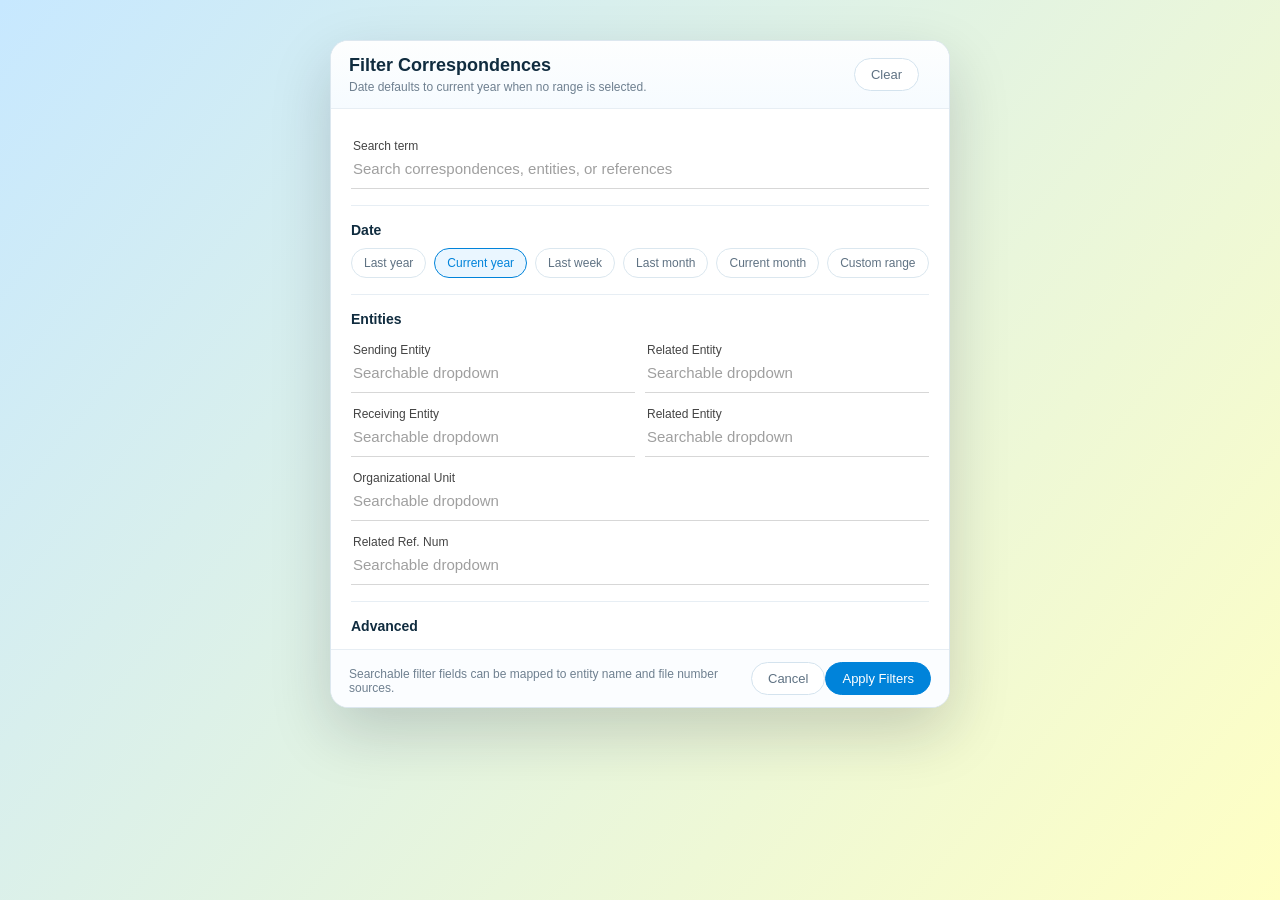
<file: developer-handoff/filter-popup/index.html>
<!DOCTYPE html>
<html lang="en">
  <head>
    <meta charset="UTF-8" />
    <meta name="viewport" content="width=device-width, initial-scale=1.0" />
    <title>Onfinity Filter Popup</title>
    <link rel="stylesheet" href="./styles.css" />
  </head>
  <body>
    <main class="popup-demo">
      <section class="filter-popup" aria-label="Filter Correspondences">
        <header class="filter-popup-header">
          <div>
            <h1>Filter Correspondences</h1>
            <p>Date defaults to current year when no range is selected.</p>
          </div>
          <div class="popup-header-actions">
            <button class="secondary-pill" type="button" data-clear-all>Clear</button>
            <button class="icon-button subtle-button" type="button" aria-label="Close popup">
              <svg viewBox="0 0 16 16" aria-hidden="true">
                <path d="M4 4L12 12M12 4L4 12"></path>
              </svg>
            </button>
          </div>
        </header>

        <div class="filter-popup-body">
          <section class="filter-section search-section">
            <label class="filter-field">
              <span class="field-label">Search term</span>
              <input type="text" placeholder="Search correspondences, entities, or references" />
            </label>
          </section>

          <section class="filter-section">
            <h2>Date</h2>
            <div class="chip-row">
              <button class="filter-chip" type="button" data-chip-group="date">Last year</button>
              <button class="filter-chip is-selected" type="button" data-chip-group="date">Current year</button>
              <button class="filter-chip" type="button" data-chip-group="date">Last week</button>
              <button class="filter-chip" type="button" data-chip-group="date">Last month</button>
              <button class="filter-chip" type="button" data-chip-group="date">Current month</button>
              <button class="filter-chip" type="button" data-chip-group="date" data-toggle-custom-range>Custom range</button>
            </div>

            <div class="filter-grid is-hidden" data-custom-range>
              <label class="filter-field">
                <span class="field-label">Date from</span>
                <input type="date" />
              </label>
              <label class="filter-field">
                <span class="field-label">Date to</span>
                <input type="date" />
              </label>
            </div>
          </section>

          <section class="filter-section">
            <h2>Entities</h2>
            <div class="filter-grid">
              <label class="filter-field">
                <span class="field-label">Sending Entity</span>
                <input type="text" placeholder="Searchable dropdown" />
              </label>
              <label class="filter-field">
                <span class="field-label">Related Entity</span>
                <input type="text" placeholder="Searchable dropdown" />
              </label>
              <label class="filter-field">
                <span class="field-label">Receiving Entity</span>
                <input type="text" placeholder="Searchable dropdown" />
              </label>
              <label class="filter-field">
                <span class="field-label">Related Entity</span>
                <input type="text" placeholder="Searchable dropdown" />
              </label>
              <label class="filter-field span-2">
                <span class="field-label">Organizational Unit</span>
                <input type="text" placeholder="Searchable dropdown" />
              </label>
              <label class="filter-field span-2">
                <span class="field-label">Related Ref. Num</span>
                <input type="text" placeholder="Searchable dropdown" />
              </label>
            </div>
          </section>

          <section class="filter-section">
            <h2>Advanced</h2>
            <div class="filter-grid">
              <label class="filter-field select-field">
                <span class="field-label">Correspondence Type</span>
                <select>
                  <option value="">Select</option>
                  <option>General</option>
                  <option>Commercial</option>
                  <option>Support</option>
                  <option>Compliance</option>
                </select>
                <svg class="field-arrow" viewBox="0 0 16 16" aria-hidden="true">
                  <path d="M3.5 5.75L8 10.25L12.5 5.75"></path>
                </svg>
              </label>
              <label class="filter-field select-field">
                <span class="field-label">Security Level</span>
                <select>
                  <option value="">Select</option>
                  <option>Public</option>
                  <option>Internal</option>
                  <option>Confidential</option>
                  <option>Restricted</option>
                </select>
                <svg class="field-arrow" viewBox="0 0 16 16" aria-hidden="true">
                  <path d="M3.5 5.75L8 10.25L12.5 5.75"></path>
                </svg>
              </label>
              <label class="filter-field select-field">
                <span class="field-label">Urgency Level</span>
                <select>
                  <option value="">Select</option>
                  <option>Low</option>
                  <option>Normal</option>
                  <option>High</option>
                  <option>Critical</option>
                </select>
                <svg class="field-arrow" viewBox="0 0 16 16" aria-hidden="true">
                  <path d="M3.5 5.75L8 10.25L12.5 5.75"></path>
                </svg>
              </label>
              <label class="filter-field select-field">
                <span class="field-label">Tasks</span>
                <select>
                  <option value="">Select</option>
                  <option>Reply pending</option>
                  <option>Approval pending</option>
                  <option>Review pending</option>
                  <option>Escalated</option>
                </select>
                <svg class="field-arrow" viewBox="0 0 16 16" aria-hidden="true">
                  <path d="M3.5 5.75L8 10.25L12.5 5.75"></path>
                </svg>
              </label>
              <label class="filter-field select-field span-2">
                <span class="field-label">Created By</span>
                <select>
                  <option value="">Select</option>
                  <option>Mack Rod</option>
                  <option>Kevin Smith</option>
                  <option>Maya Chen</option>
                  <option>Jacob M.</option>
                </select>
                <svg class="field-arrow" viewBox="0 0 16 16" aria-hidden="true">
                  <path d="M3.5 5.75L8 10.25L12.5 5.75"></path>
                </svg>
              </label>
            </div>
          </section>

          <section class="filter-section">
            <h2>Action Taken</h2>
            <div class="chip-row">
              <button class="filter-chip" type="button">Approval</button>
              <button class="filter-chip" type="button">Creation</button>
              <button class="filter-chip is-selected" type="button">Review</button>
              <button class="filter-chip" type="button">Sending</button>
              <button class="filter-chip" type="button">Sending to Postal Office</button>
              <button class="filter-chip" type="button">Sending via G2G</button>
            </div>

            <div class="filter-grid single-row">
              <label class="filter-field">
                <span class="field-label">Taken By</span>
                <input type="text" placeholder="username + user ID + position" />
              </label>
            </div>
          </section>

          <section class="filter-section">
            <h2>Read Status</h2>
            <div class="chip-row">
              <button class="filter-chip" type="button">Read</button>
              <button class="filter-chip is-selected" type="button">Unread</button>
            </div>
          </section>

          <section class="filter-section no-border">
            <h2>Document Type</h2>
            <div class="chip-row">
              <button class="filter-chip is-selected" type="button">Correspondence</button>
              <button class="filter-chip" type="button">Proposal</button>
              <button class="filter-chip" type="button">Support Note</button>
              <button class="filter-chip" type="button">Internal Memo</button>
            </div>
          </section>
        </div>

        <footer class="filter-popup-footer">
          <p>Searchable filter fields can be mapped to entity name and file number sources.</p>
          <div class="footer-actions">
            <button class="secondary-pill" type="button">Cancel</button>
            <button class="primary-pill" type="button">Apply Filters</button>
          </div>
        </footer>
      </section>
    </main>

    <script src="./script.js"></script>
  </body>
</html>
</file>
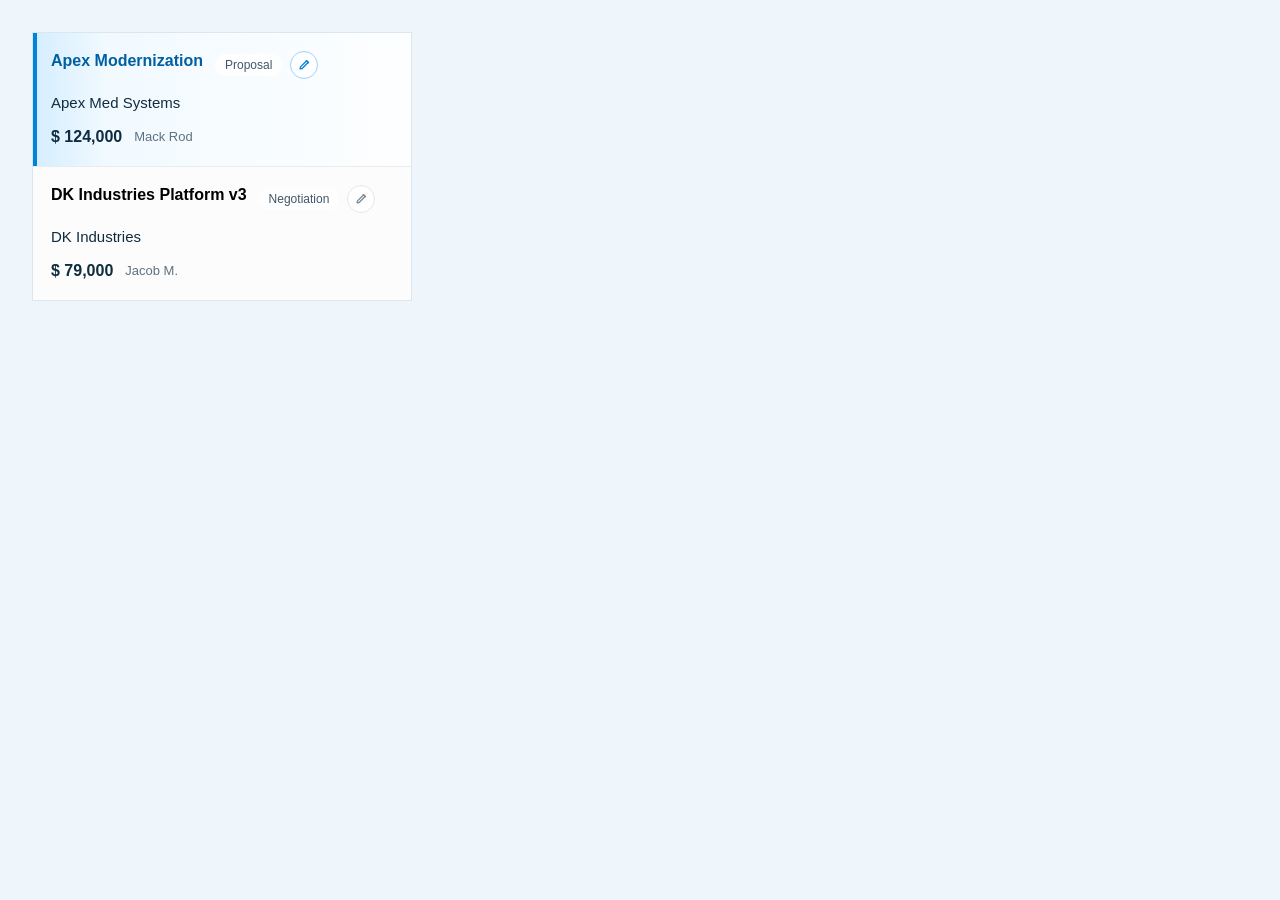
<file: developer-handoff/opportunities-card/index.html>
<!DOCTYPE html>
<html lang="en">
  <head>
    <meta charset="UTF-8" />
    <meta name="viewport" content="width=device-width, initial-scale=1.0" />
    <title>Opportunities Card</title>
    <link rel="stylesheet" href="./styles.css" />
  </head>
  <body>
    <main class="demo">
      <section class="card-list">
        <button class="opportunity-card opportunity-card--selected" type="button">
          <span class="opportunity-card__overlay" aria-hidden="true"></span>
          <span class="opportunity-card__rail" aria-hidden="true"></span>

          <div class="opportunity-card__top">
            <h3 class="opportunity-card__title">Apex Modernization</h3>
            <div class="opportunity-card__top-actions">
              <span class="opportunity-card__stage">Proposal</span>
              <span class="opportunity-card__edit" aria-hidden="true">
                <svg viewBox="0 0 18 18" fill="none">
                  <path d="M11.9 3.2L14.8 6.1M4 14l2.6-.5 7.3-7.3a1.2 1.2 0 0 0 0-1.7l-.4-.4a1.2 1.2 0 0 0-1.7 0L4.5 11.4 4 14Z" stroke="currentColor" stroke-width="1.7" stroke-linecap="round" stroke-linejoin="round"/>
                </svg>
              </span>
            </div>
          </div>

          <p class="opportunity-card__company">Apex Med Systems</p>

          <div class="opportunity-card__meta">
            <p class="opportunity-card__amount">$ 124,000</p>
            <p class="opportunity-card__owner">Mack Rod</p>
          </div>
        </button>

        <button class="opportunity-card" type="button">
          <div class="opportunity-card__top">
            <h3 class="opportunity-card__title">DK Industries Platform v3</h3>
            <div class="opportunity-card__top-actions">
              <span class="opportunity-card__stage">Negotiation</span>
              <span class="opportunity-card__edit" aria-hidden="true">
                <svg viewBox="0 0 18 18" fill="none">
                  <path d="M11.9 3.2L14.8 6.1M4 14l2.6-.5 7.3-7.3a1.2 1.2 0 0 0 0-1.7l-.4-.4a1.2 1.2 0 0 0-1.7 0L4.5 11.4 4 14Z" stroke="currentColor" stroke-width="1.7" stroke-linecap="round" stroke-linejoin="round"/>
                </svg>
              </span>
            </div>
          </div>

          <p class="opportunity-card__company">DK Industries</p>

          <div class="opportunity-card__meta">
            <p class="opportunity-card__amount">$ 79,000</p>
            <p class="opportunity-card__owner">Jacob M.</p>
          </div>
        </button>
      </section>
    </main>
  </body>
</html>
</file>
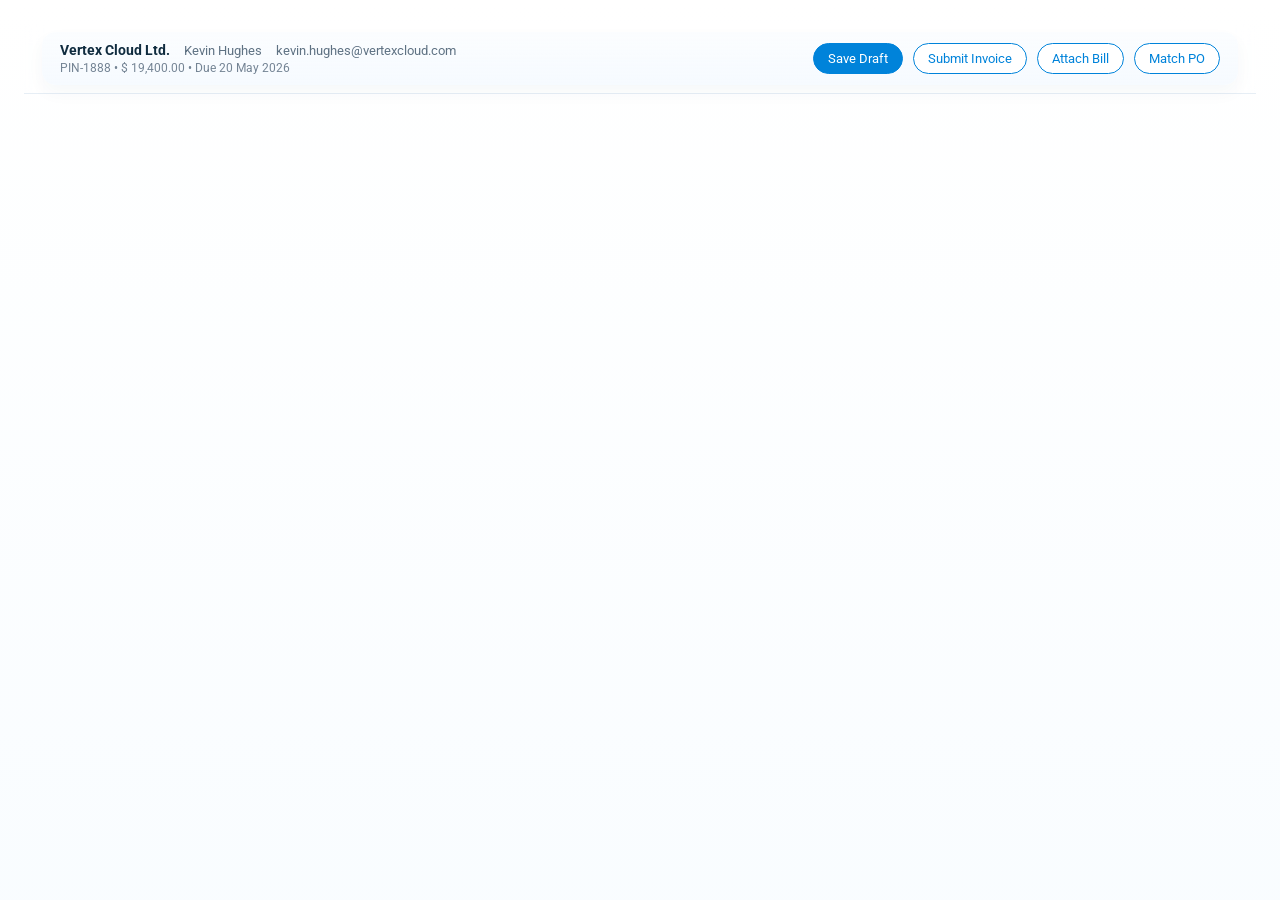
<file: developer-handoff/purchase-invoice-header-panel/index.html>
<!DOCTYPE html>
<html lang="en">
  <head>
    <meta charset="UTF-8" />
    <meta name="viewport" content="width=device-width, initial-scale=1.0" />
    <title>Purchase Invoice Header Panel</title>
    <link rel="preconnect" href="https://fonts.googleapis.com" />
    <link rel="preconnect" href="https://fonts.gstatic.com" crossorigin />
    <link
      href="https://fonts.googleapis.com/css2?family=Roboto:wght@400;500;700&display=swap"
      rel="stylesheet"
    />
    <link rel="stylesheet" href="./styles.css" />
  </head>
  <body>
    <section class="purchase-header-panel" aria-label="Purchase Invoice Header Panel">
      <div class="purchase-header-panel__surface">
        <div class="purchase-header-panel__identity">
          <div class="purchase-header-panel__identity-row">
            <p class="purchase-header-panel__vendor">Vertex Cloud Ltd.</p>
            <p class="purchase-header-panel__meta">Kevin Hughes</p>
            <p class="purchase-header-panel__meta">kevin.hughes@vertexcloud.com</p>
          </div>
          <p class="purchase-header-panel__subline">PIN-1888 • $ 19,400.00 • Due 20 May 2026</p>
        </div>

        <div class="purchase-header-panel__actions">
          <button class="action-button action-button--primary" type="button">Save Draft</button>
          <button class="action-button action-button--secondary" type="button">Submit Invoice</button>
          <button class="action-button action-button--secondary" type="button">Attach Bill</button>
          <button class="action-button action-button--secondary" type="button">Match PO</button>
        </div>
      </div>
    </section>
  </body>
</html>
</file>
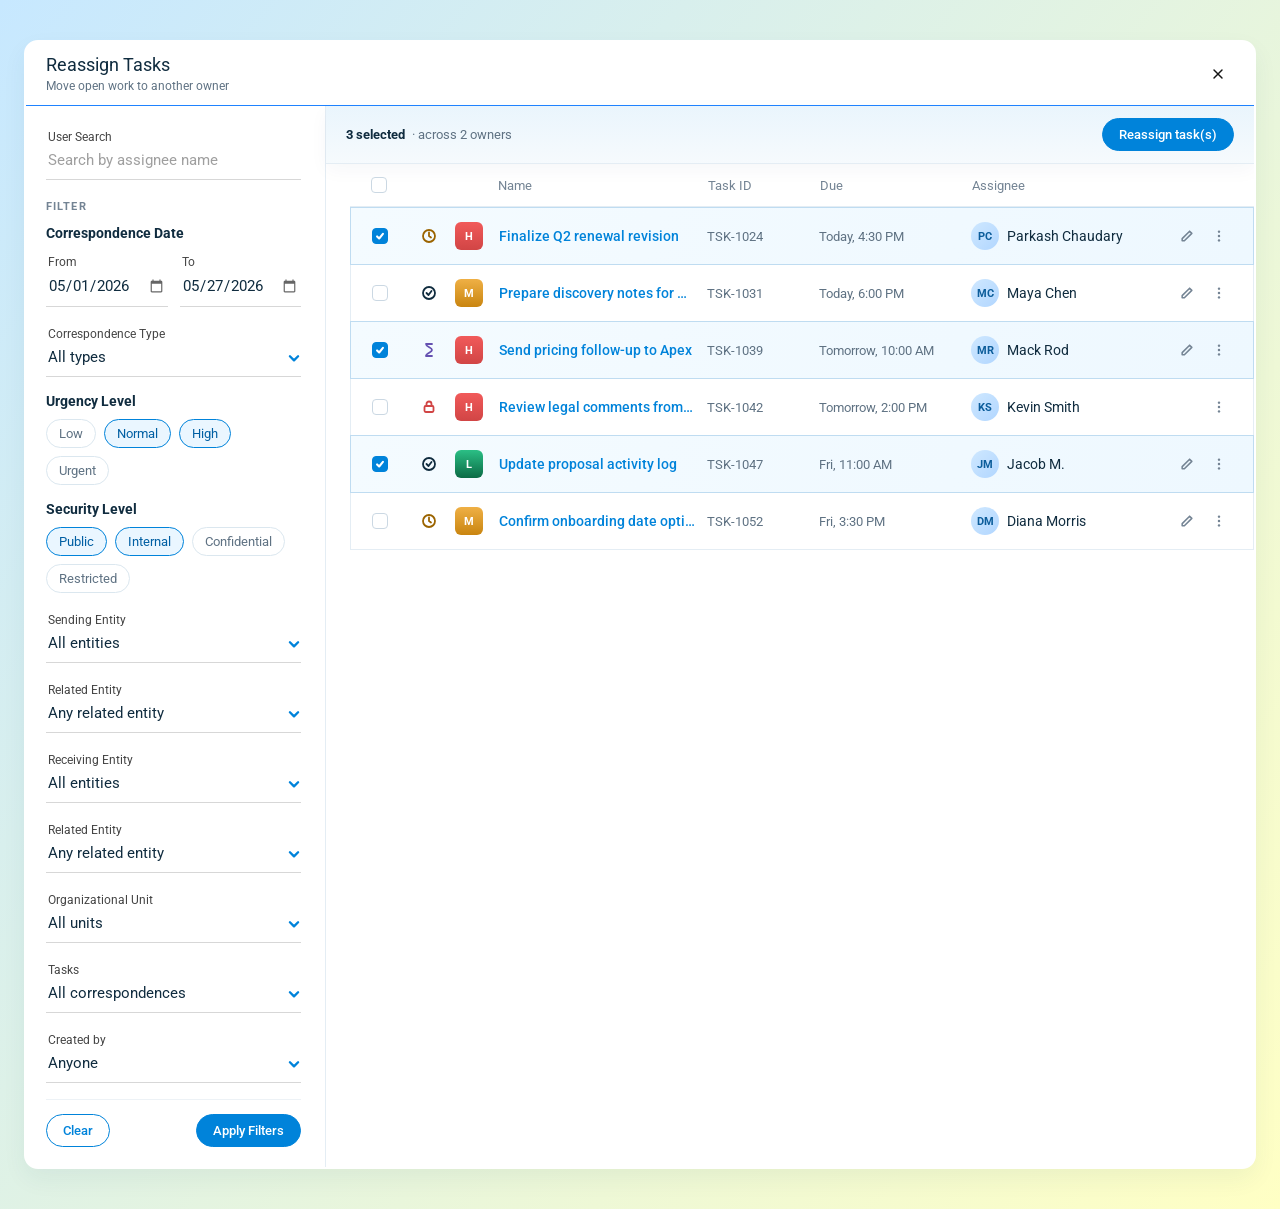
<file: developer-handoff/task-reassignment-form/index.html>
<!DOCTYPE html>
<html lang="en">
  <head>
    <meta charset="UTF-8" />
    <meta name="viewport" content="width=device-width, initial-scale=1.0" />
    <title>Onfinity Task Reassignment Form</title>
    <link rel="preconnect" href="https://fonts.googleapis.com" />
    <link rel="preconnect" href="https://fonts.gstatic.com" crossorigin />
    <link
      rel="stylesheet"
      href="https://fonts.googleapis.com/css2?family=Roboto:wght@400;500;700&display=swap"
    />
    <link rel="stylesheet" href="./styles.css" />
  </head>
  <body>
    <main class="reassign-demo">
      <section class="reassign-form" aria-label="Reassign Tasks">
        <header class="reassign-form__header">
          <div>
            <h1>Reassign Tasks</h1>
            <p>Move open work to another owner</p>
          </div>
          <button class="icon-button" type="button" aria-label="Close">
            <svg viewBox="0 0 20 20" aria-hidden="true">
              <path d="M5 5L15 15M15 5L5 15"></path>
            </svg>
          </button>
        </header>

        <div class="reassign-form__body">
          <!-- LEFT: filter panel -->
          <aside class="task-filter-panel" aria-label="Filter correspondences">
            <section class="filter-section search-section">
              <label class="filter-field">
                <span class="field-label">User Search</span>
                <input
                  type="text"
                  placeholder="Search by assignee name"
                />
              </label>
            </section>

            <p class="filter-group-label">Filter</p>

            <section class="filter-section">
              <h2 class="filter-section__title">Correspondence Date</h2>
              <div class="date-range">
                <label class="filter-field">
                  <span class="field-label">From</span>
                  <input type="date" value="2026-05-01" />
                </label>
                <label class="filter-field">
                  <span class="field-label">To</span>
                  <input type="date" value="2026-05-27" />
                </label>
              </div>
            </section>

            <label class="filter-field select-field">
              <span class="field-label">Correspondence Type</span>
              <select>
                <option selected>All types</option>
                <option>Incoming Letter</option>
                <option>Outgoing Letter</option>
                <option>Internal Memo</option>
                <option>Decree</option>
                <option>Email</option>
                <option>Fax</option>
              </select>
              <svg class="select-field__caret" viewBox="0 0 12 12" aria-hidden="true">
                <path d="M2.5 4.5L6 8L9.5 4.5"></path>
              </svg>
            </label>

            <section class="filter-section">
              <h2 class="filter-section__title">Urgency Level</h2>
              <div class="filter-chip-row">
                <button class="filter-chip" type="button">Low</button>
                <button class="filter-chip is-selected" type="button">Normal</button>
                <button class="filter-chip is-selected" type="button">High</button>
                <button class="filter-chip" type="button">Urgent</button>
              </div>
            </section>

            <section class="filter-section">
              <h2 class="filter-section__title">Security Level</h2>
              <div class="filter-chip-row">
                <button class="filter-chip is-selected" type="button">Public</button>
                <button class="filter-chip is-selected" type="button">Internal</button>
                <button class="filter-chip" type="button">Confidential</button>
                <button class="filter-chip" type="button">Restricted</button>
              </div>
            </section>

            <label class="filter-field select-field">
              <span class="field-label">Sending Entity</span>
              <select>
                <option selected>All entities</option>
                <option>Office of the President</option>
                <option>Ministry of Finance</option>
                <option>Ministry of Interior</option>
                <option>Central Bank</option>
              </select>
              <svg class="select-field__caret" viewBox="0 0 12 12" aria-hidden="true">
                <path d="M2.5 4.5L6 8L9.5 4.5"></path>
              </svg>
            </label>

            <label class="filter-field select-field">
              <span class="field-label">Related Entity</span>
              <select>
                <option selected>Any related entity</option>
                <option>Cabinet Office</option>
                <option>Office of Communications</option>
                <option>Diplomatic Affairs</option>
              </select>
              <svg class="select-field__caret" viewBox="0 0 12 12" aria-hidden="true">
                <path d="M2.5 4.5L6 8L9.5 4.5"></path>
              </svg>
            </label>

            <label class="filter-field select-field">
              <span class="field-label">Receiving Entity</span>
              <select>
                <option selected>All entities</option>
                <option>Office of the President</option>
                <option>Ministry of Finance</option>
                <option>Ministry of Interior</option>
                <option>Central Bank</option>
              </select>
              <svg class="select-field__caret" viewBox="0 0 12 12" aria-hidden="true">
                <path d="M2.5 4.5L6 8L9.5 4.5"></path>
              </svg>
            </label>

            <label class="filter-field select-field">
              <span class="field-label">Related Entity</span>
              <select>
                <option selected>Any related entity</option>
                <option>Cabinet Office</option>
                <option>Office of Communications</option>
                <option>Diplomatic Affairs</option>
              </select>
              <svg class="select-field__caret" viewBox="0 0 12 12" aria-hidden="true">
                <path d="M2.5 4.5L6 8L9.5 4.5"></path>
              </svg>
            </label>

            <label class="filter-field select-field">
              <span class="field-label">Organizational Unit</span>
              <select>
                <option selected>All units</option>
                <option>Operations</option>
                <option>Legal</option>
                <option>Finance</option>
                <option>Human Resources</option>
                <option>IT</option>
              </select>
              <svg class="select-field__caret" viewBox="0 0 12 12" aria-hidden="true">
                <path d="M2.5 4.5L6 8L9.5 4.5"></path>
              </svg>
            </label>

            <label class="filter-field select-field">
              <span class="field-label">Tasks</span>
              <select>
                <option selected>All correspondences</option>
                <option>With open task</option>
                <option>Without task</option>
                <option>Overdue task</option>
                <option>Completed task</option>
              </select>
              <svg class="select-field__caret" viewBox="0 0 12 12" aria-hidden="true">
                <path d="M2.5 4.5L6 8L9.5 4.5"></path>
              </svg>
            </label>

            <label class="filter-field select-field">
              <span class="field-label">Created by</span>
              <select>
                <option selected>Anyone</option>
                <option>Me</option>
                <option>My team</option>
                <option>Diana Morris</option>
                <option>Maya Chen</option>
                <option>Kevin Smith</option>
              </select>
              <svg class="select-field__caret" viewBox="0 0 12 12" aria-hidden="true">
                <path d="M2.5 4.5L6 8L9.5 4.5"></path>
              </svg>
            </label>

            <footer class="task-filter-panel__footer">
              <button class="secondary-pill" type="button">Clear</button>
              <button class="primary-pill" type="button">Apply Filters</button>
            </footer>
          </aside>

          <!-- RIGHT: action bar (full right pane) + task list -->
          <section class="reassign-action-bar is-active" aria-label="Bulk reassignment">
            <p class="reassign-action-bar__count">
              <strong>3 selected</strong> · across 2 owners
            </p>
            <div class="reassign-action-bar__controls">
              <button
                class="primary-pill"
                type="button"
                aria-haspopup="dialog"
                aria-controls="reassign-popup"
                data-open-popup
              >
                Reassign task(s)
              </button>
            </div>
          </section>

            <section class="task-list" aria-label="Tasks">
              <header class="task-list__header">
                <label class="row-check" aria-label="Select all">
                  <input type="checkbox" />
                  <span class="row-check__box">
                    <svg viewBox="0 0 12 12" aria-hidden="true">
                      <path d="M2.5 6.5L5 9L9.5 3.5"></path>
                    </svg>
                  </span>
                </label>
                <span></span>
                <span></span>
                <span>Name</span>
                <span>Task ID</span>
                <span>Due</span>
                <span>Assignee</span>
                <span></span>
              </header>

              <ul class="task-list__rows">
                <li class="task-row is-selected">
                  <label class="row-check" aria-label="Select task">
                    <input type="checkbox" checked />
                    <span class="row-check__box">
                      <svg viewBox="0 0 12 12" aria-hidden="true">
                        <path d="M2.5 6.5L5 9L9.5 3.5"></path>
                      </svg>
                    </span>
                  </label>
                  <span class="task-row__status status-progress" title="In progress">
                    <svg viewBox="0 0 16 16" aria-hidden="true">
                      <circle cx="8" cy="8" r="6"></circle>
                      <path d="M8 4.5V8L10 9.5"></path>
                    </svg>
                  </span>
                  <span class="task-row__type priority-high" title="High priority">H</span>
                  <a class="task-row__name" href="#">Finalize Q2 renewal revision</a>
                  <span class="task-row__id">TSK-1024</span>
                  <span class="task-row__due">Today, 4:30 PM</span>
                  <span class="assignee">
                    <span class="assignee__avatar">PC</span>
                    <span class="assignee__name">Parkash Chaudary</span>
                  </span>
                  <span class="task-row__actions">
                    <button class="row-action" type="button" aria-label="Edit task">
                      <svg viewBox="0 0 16 16" aria-hidden="true">
                        <path d="M11 2.5L13.5 5L5 13.5H2.5V11L11 2.5Z"></path>
                      </svg>
                    </button>
                    <button class="row-action row-action--kebab" type="button" aria-label="More actions">
                      <svg viewBox="0 0 16 16" aria-hidden="true">
                        <circle cx="8" cy="3" r="1.4"></circle>
                        <circle cx="8" cy="8" r="1.4"></circle>
                        <circle cx="8" cy="13" r="1.4"></circle>
                      </svg>
                    </button>
                  </span>
                </li>

                <li class="task-row">
                  <label class="row-check" aria-label="Select task">
                    <input type="checkbox" />
                    <span class="row-check__box">
                      <svg viewBox="0 0 12 12" aria-hidden="true">
                        <path d="M2.5 6.5L5 9L9.5 3.5"></path>
                      </svg>
                    </span>
                  </label>
                  <span class="task-row__status status-ready" title="Ready">
                    <svg viewBox="0 0 16 16" aria-hidden="true">
                      <circle cx="8" cy="8" r="6"></circle>
                      <path d="M5.5 8L7.5 10L10.5 6"></path>
                    </svg>
                  </span>
                  <span class="task-row__type priority-medium" title="Medium priority">M</span>
                  <a class="task-row__name" href="#">Prepare discovery notes for Northwind</a>
                  <span class="task-row__id">TSK-1031</span>
                  <span class="task-row__due">Today, 6:00 PM</span>
                  <span class="assignee">
                    <span class="assignee__avatar">MC</span>
                    <span class="assignee__name">Maya Chen</span>
                  </span>
                  <span class="task-row__actions">
                    <button class="row-action" type="button" aria-label="Edit task">
                      <svg viewBox="0 0 16 16" aria-hidden="true">
                        <path d="M11 2.5L13.5 5L5 13.5H2.5V11L11 2.5Z"></path>
                      </svg>
                    </button>
                    <button class="row-action row-action--kebab" type="button" aria-label="More actions">
                      <svg viewBox="0 0 16 16" aria-hidden="true">
                        <circle cx="8" cy="3" r="1.4"></circle>
                        <circle cx="8" cy="8" r="1.4"></circle>
                        <circle cx="8" cy="13" r="1.4"></circle>
                      </svg>
                    </button>
                  </span>
                </li>

                <li class="task-row is-selected">
                  <label class="row-check" aria-label="Select task">
                    <input type="checkbox" checked />
                    <span class="row-check__box">
                      <svg viewBox="0 0 12 12" aria-hidden="true">
                        <path d="M2.5 6.5L5 9L9.5 3.5"></path>
                      </svg>
                    </span>
                  </label>
                  <span class="task-row__status status-waiting" title="Waiting">
                    <svg viewBox="0 0 16 16" aria-hidden="true">
                      <path d="M5 2H11M5 14H11M5 2C5 5 11 5.5 11 8C11 10.5 5 11 5 14"></path>
                    </svg>
                  </span>
                  <span class="task-row__type priority-high" title="High priority">H</span>
                  <a class="task-row__name" href="#">Send pricing follow-up to Apex</a>
                  <span class="task-row__id">TSK-1039</span>
                  <span class="task-row__due">Tomorrow, 10:00 AM</span>
                  <span class="assignee">
                    <span class="assignee__avatar">MR</span>
                    <span class="assignee__name">Mack Rod</span>
                  </span>
                  <span class="task-row__actions">
                    <button class="row-action" type="button" aria-label="Edit task">
                      <svg viewBox="0 0 16 16" aria-hidden="true">
                        <path d="M11 2.5L13.5 5L5 13.5H2.5V11L11 2.5Z"></path>
                      </svg>
                    </button>
                    <button class="row-action row-action--kebab" type="button" aria-label="More actions">
                      <svg viewBox="0 0 16 16" aria-hidden="true">
                        <circle cx="8" cy="3" r="1.4"></circle>
                        <circle cx="8" cy="8" r="1.4"></circle>
                        <circle cx="8" cy="13" r="1.4"></circle>
                      </svg>
                    </button>
                  </span>
                </li>

                <li class="task-row">
                  <label class="row-check" aria-label="Select task">
                    <input type="checkbox" />
                    <span class="row-check__box">
                      <svg viewBox="0 0 12 12" aria-hidden="true">
                        <path d="M2.5 6.5L5 9L9.5 3.5"></path>
                      </svg>
                    </span>
                  </label>
                  <span class="task-row__status status-blocked" title="Blocked">
                    <svg viewBox="0 0 16 16" aria-hidden="true">
                      <rect x="3.5" y="7" width="9" height="6" rx="1.2"></rect>
                      <path d="M5.5 7V5C5.5 3.6 6.6 2.5 8 2.5C9.4 2.5 10.5 3.6 10.5 5V7"></path>
                    </svg>
                  </span>
                  <span class="task-row__type priority-high" title="High priority">H</span>
                  <a class="task-row__name" href="#">Review legal comments from UrbanAxis</a>
                  <span class="task-row__id">TSK-1042</span>
                  <span class="task-row__due">Tomorrow, 2:00 PM</span>
                  <span class="assignee">
                    <span class="assignee__avatar">KS</span>
                    <span class="assignee__name">Kevin Smith</span>
                  </span>
                  <span class="task-row__actions">
                    <button class="row-action row-action--kebab" type="button" aria-label="More actions">
                      <svg viewBox="0 0 16 16" aria-hidden="true">
                        <circle cx="8" cy="3" r="1.4"></circle>
                        <circle cx="8" cy="8" r="1.4"></circle>
                        <circle cx="8" cy="13" r="1.4"></circle>
                      </svg>
                    </button>
                  </span>
                </li>

                <li class="task-row is-selected">
                  <label class="row-check" aria-label="Select task">
                    <input type="checkbox" checked />
                    <span class="row-check__box">
                      <svg viewBox="0 0 12 12" aria-hidden="true">
                        <path d="M2.5 6.5L5 9L9.5 3.5"></path>
                      </svg>
                    </span>
                  </label>
                  <span class="task-row__status status-ready" title="Ready">
                    <svg viewBox="0 0 16 16" aria-hidden="true">
                      <circle cx="8" cy="8" r="6"></circle>
                      <path d="M5.5 8L7.5 10L10.5 6"></path>
                    </svg>
                  </span>
                  <span class="task-row__type priority-low" title="Low priority">L</span>
                  <a class="task-row__name" href="#">Update proposal activity log</a>
                  <span class="task-row__id">TSK-1047</span>
                  <span class="task-row__due">Fri, 11:00 AM</span>
                  <span class="assignee">
                    <span class="assignee__avatar">JM</span>
                    <span class="assignee__name">Jacob M.</span>
                  </span>
                  <span class="task-row__actions">
                    <button class="row-action" type="button" aria-label="Edit task">
                      <svg viewBox="0 0 16 16" aria-hidden="true">
                        <path d="M11 2.5L13.5 5L5 13.5H2.5V11L11 2.5Z"></path>
                      </svg>
                    </button>
                    <button class="row-action row-action--kebab" type="button" aria-label="More actions">
                      <svg viewBox="0 0 16 16" aria-hidden="true">
                        <circle cx="8" cy="3" r="1.4"></circle>
                        <circle cx="8" cy="8" r="1.4"></circle>
                        <circle cx="8" cy="13" r="1.4"></circle>
                      </svg>
                    </button>
                  </span>
                </li>

                <li class="task-row">
                  <label class="row-check" aria-label="Select task">
                    <input type="checkbox" />
                    <span class="row-check__box">
                      <svg viewBox="0 0 12 12" aria-hidden="true">
                        <path d="M2.5 6.5L5 9L9.5 3.5"></path>
                      </svg>
                    </span>
                  </label>
                  <span class="task-row__status status-progress" title="In progress">
                    <svg viewBox="0 0 16 16" aria-hidden="true">
                      <circle cx="8" cy="8" r="6"></circle>
                      <path d="M8 4.5V8L10 9.5"></path>
                    </svg>
                  </span>
                  <span class="task-row__type priority-medium" title="Medium priority">M</span>
                  <a class="task-row__name" href="#">Confirm onboarding date options</a>
                  <span class="task-row__id">TSK-1052</span>
                  <span class="task-row__due">Fri, 3:30 PM</span>
                  <span class="assignee">
                    <span class="assignee__avatar">DM</span>
                    <span class="assignee__name">Diana Morris</span>
                  </span>
                  <span class="task-row__actions">
                    <button class="row-action" type="button" aria-label="Edit task">
                      <svg viewBox="0 0 16 16" aria-hidden="true">
                        <path d="M11 2.5L13.5 5L5 13.5H2.5V11L11 2.5Z"></path>
                      </svg>
                    </button>
                    <button class="row-action row-action--kebab" type="button" aria-label="More actions">
                      <svg viewBox="0 0 16 16" aria-hidden="true">
                        <circle cx="8" cy="3" r="1.4"></circle>
                        <circle cx="8" cy="8" r="1.4"></circle>
                        <circle cx="8" cy="13" r="1.4"></circle>
                      </svg>
                    </button>
                  </span>
                </li>
              </ul>
            </section>
        </div>
      </section>

      <!-- Popup: opens when the "Reassign task(s)" button is clicked -->
      <aside
        class="reassign-popup"
        id="reassign-popup"
        role="dialog"
        aria-modal="true"
        aria-labelledby="reassign-popup-title"
        aria-hidden="true"
      >
        <div class="reassign-popup__backdrop" data-close-popup></div>

        <div class="reassign-popup__panel">
          <header class="reassign-popup__header">
            <div>
              <h2 id="reassign-popup-title">Reassign 3 tasks</h2>
              <p>Choose the team member who will take over the selected work.</p>
            </div>
            <button class="icon-button" type="button" aria-label="Close popup" data-close-popup>
              <svg viewBox="0 0 20 20" aria-hidden="true">
                <path d="M5 5L15 15M15 5L5 15"></path>
              </svg>
            </button>
          </header>

          <div class="reassign-popup__body">
            <div class="popup-controls">
              <label class="filter-field popup-select">
                <span class="field-label">Department / Team</span>
                <select>
                  <option selected>Sales — Enterprise (your team)</option>
                  <option>Sales — SMB</option>
                  <option>Customer Success</option>
                  <option>Finance Operations</option>
                  <option>Marketing</option>
                </select>
                <svg class="popup-select__caret" viewBox="0 0 12 12" aria-hidden="true">
                  <path d="M2.5 4.5L6 8L9.5 4.5"></path>
                </svg>
              </label>

              <label class="filter-field">
                <span class="field-label">Search user</span>
                <input type="text" placeholder="Search by name or role" />
              </label>
            </div>

            <div class="user-list-header">
              <h3>Team members</h3>
              <span class="muted">8 available</span>
            </div>

            <ul class="user-list" role="radiogroup" aria-label="Assignee">
              <li class="user-row is-selected">
                <label class="user-row__select">
                  <input type="radio" name="reassign-user" checked />
                  <span class="user-row__radio"></span>
                </label>
                <span class="user-row__avatar avatar-tone-a">DM</span>
                <div class="user-row__meta">
                  <strong>Diana Morris</strong>
                  <span>Account Lead · 12 open tasks</span>
                </div>
                <span class="user-row__capacity">
                  <span class="capacity-bar"><span style="width: 68%"></span></span>
                  <span class="capacity-label">68%</span>
                </span>
              </li>

              <li class="user-row">
                <label class="user-row__select">
                  <input type="radio" name="reassign-user" />
                  <span class="user-row__radio"></span>
                </label>
                <span class="user-row__avatar avatar-tone-b">MC</span>
                <div class="user-row__meta">
                  <strong>Maya Chen</strong>
                  <span>Senior Rep · 8 open tasks</span>
                </div>
                <span class="user-row__capacity">
                  <span class="capacity-bar"><span style="width: 44%"></span></span>
                  <span class="capacity-label">44%</span>
                </span>
              </li>

              <li class="user-row">
                <label class="user-row__select">
                  <input type="radio" name="reassign-user" />
                  <span class="user-row__radio"></span>
                </label>
                <span class="user-row__avatar avatar-tone-c">PC</span>
                <div class="user-row__meta">
                  <strong>Parkash Chaudary</strong>
                  <span>Account Lead · 9 open tasks</span>
                </div>
                <span class="user-row__capacity">
                  <span class="capacity-bar"><span style="width: 56%"></span></span>
                  <span class="capacity-label">56%</span>
                </span>
              </li>

              <li class="user-row">
                <label class="user-row__select">
                  <input type="radio" name="reassign-user" />
                  <span class="user-row__radio"></span>
                </label>
                <span class="user-row__avatar avatar-tone-d">KS</span>
                <div class="user-row__meta">
                  <strong>Kevin Smith</strong>
                  <span>Account Manager · 6 open tasks</span>
                </div>
                <span class="user-row__capacity">
                  <span class="capacity-bar"><span style="width: 32%"></span></span>
                  <span class="capacity-label">32%</span>
                </span>
              </li>

              <li class="user-row">
                <label class="user-row__select">
                  <input type="radio" name="reassign-user" />
                  <span class="user-row__radio"></span>
                </label>
                <span class="user-row__avatar avatar-tone-e">MR</span>
                <div class="user-row__meta">
                  <strong>Mack Rod</strong>
                  <span>Sales Engineer · 4 open tasks</span>
                </div>
                <span class="user-row__capacity">
                  <span class="capacity-bar"><span style="width: 22%"></span></span>
                  <span class="capacity-label">22%</span>
                </span>
              </li>

              <li class="user-row">
                <label class="user-row__select">
                  <input type="radio" name="reassign-user" />
                  <span class="user-row__radio"></span>
                </label>
                <span class="user-row__avatar avatar-tone-a">RP</span>
                <div class="user-row__meta">
                  <strong>Rina Patel</strong>
                  <span>Senior Rep · 11 open tasks</span>
                </div>
                <span class="user-row__capacity">
                  <span class="capacity-bar capacity-bar--high"><span style="width: 84%"></span></span>
                  <span class="capacity-label">84%</span>
                </span>
              </li>

              <li class="user-row">
                <label class="user-row__select">
                  <input type="radio" name="reassign-user" />
                  <span class="user-row__radio"></span>
                </label>
                <span class="user-row__avatar avatar-tone-b">JM</span>
                <div class="user-row__meta">
                  <strong>Jacob Myers</strong>
                  <span>Sales Rep · 5 open tasks</span>
                </div>
                <span class="user-row__capacity">
                  <span class="capacity-bar"><span style="width: 28%"></span></span>
                  <span class="capacity-label">28%</span>
                </span>
              </li>

              <li class="user-row">
                <label class="user-row__select">
                  <input type="radio" name="reassign-user" />
                  <span class="user-row__radio"></span>
                </label>
                <span class="user-row__avatar avatar-tone-c">AV</span>
                <div class="user-row__meta">
                  <strong>Anjali Verma</strong>
                  <span>Account Coordinator · 3 open tasks</span>
                </div>
                <span class="user-row__capacity">
                  <span class="capacity-bar"><span style="width: 18%"></span></span>
                  <span class="capacity-label">18%</span>
                </span>
              </li>
            </ul>
          </div>

          <footer class="reassign-popup__footer">
            <p class="reassign-popup__footer-note">
              Reassigning <strong>3 tasks</strong> to Diana Morris
            </p>
            <div class="reassign-popup__footer-actions">
              <button class="secondary-pill" type="button" data-close-popup>Cancel</button>
              <button class="primary-pill" type="button" data-close-popup>Reassign 3 tasks</button>
            </div>
          </footer>
        </div>
      </aside>
    </main>
    <script src="./script.js"></script>
  </body>
</html>
</file>
<file: developer-handoff/filter-popup/styles.css>
:root {
  --bg-start: rgb(199, 232, 255);
  --bg-end: rgb(255, 255, 196);
  --surface: rgba(255, 255, 255, 0.92);
  --surface-soft: rgba(248, 252, 255, 0.88);
  --white: #ffffff;
  --line: #dce7ef;
  --line-soft: #e7eef4;
  --text: #102c3f;
  --muted: #6f8090;
  --label: #444444;
  --placeholder: #9f9f9f;
  --primary: #0083da;
  --primary-soft: #eaf6ff;
  --shadow: 0 24px 60px rgba(15, 23, 42, 0.18);
  --search-shadow: 0 6px 14px rgba(16, 47, 74, 0.06);
  --font: Roboto, Arial, sans-serif;
}

* {
  box-sizing: border-box;
}

body {
  margin: 0;
  min-height: 100vh;
  font-family: var(--font);
  background: linear-gradient(129deg, var(--bg-start) 0%, var(--bg-end) 100%);
  color: var(--text);
}

button,
input,
select {
  font: inherit;
}

button {
  border: 0;
  background: transparent;
  cursor: pointer;
}

.popup-demo {
  display: flex;
  justify-content: center;
  padding: 40px 24px;
}

.popup-header-actions,
.footer-actions {
  display: flex;
  align-items: center;
}

.icon-button,
.subtle-button {
  display: inline-flex;
  align-items: center;
  justify-content: center;
}

.icon-button svg,
.field-arrow,
.subtle-button svg {
  fill: none;
  stroke: currentColor;
  stroke-linecap: round;
  stroke-linejoin: round;
  stroke-width: 1.6;
}

.icon-button:hover {
  background: rgba(255, 255, 255, 0.8);
}

.filter-popup {
  width: min(620px, 100%);
  overflow: hidden;
  border: 1px solid var(--line);
  border-radius: 18px;
  background: var(--white);
  box-shadow: var(--shadow);
}

.filter-popup-header {
  padding: 14px 18px;
  display: flex;
  align-items: center;
  justify-content: space-between;
  gap: 16px;
  border-bottom: 1px solid var(--line-soft);
  background: linear-gradient(180deg, #fdfefe 0%, #f6fbff 100%);
}

.filter-popup-header h1 {
  margin: 0;
  font-size: 18px;
}

.filter-popup-header p,
.filter-popup-footer p {
  margin: 4px 0 0;
  font-size: 12px;
  color: var(--muted);
}

.secondary-pill,
.primary-pill {
  padding: 8px 16px;
  border-radius: 999px;
  font-size: 13px;
  white-space: nowrap;
}

.secondary-pill {
  border: 1px solid #d4e3ee;
  background: var(--white);
  color: #5f7283;
}

.primary-pill {
  border: 1px solid var(--primary);
  background: var(--primary);
  color: var(--white);
}

.filter-popup-body {
  max-height: 540px;
  overflow: auto;
  padding: 10px 20px;
}

.filter-section {
  padding: 16px 0;
  border-bottom: 1px solid var(--line-soft);
}

.filter-section.no-border {
  border-bottom: 0;
}

.filter-section h2 {
  margin: 0;
  font-size: 14px;
}

.chip-row {
  margin-top: 10px;
  display: flex;
  flex-wrap: wrap;
  gap: 8px;
}

.filter-chip {
  padding: 7px 12px;
  border: 1px solid #dbe7ef;
  border-radius: 999px;
  background: var(--white);
  color: #5f7283;
  font-size: 12px;
  transition: background-color 0.2s ease, border-color 0.2s ease, color 0.2s ease;
}

.filter-chip.is-selected {
  border-color: var(--primary);
  background: var(--primary-soft);
  color: var(--primary);
}

.filter-grid {
  margin-top: 12px;
  display: grid;
  grid-template-columns: repeat(2, minmax(0, 1fr));
  gap: 10px;
}

.single-row {
  grid-template-columns: minmax(0, 1fr);
}

.span-2 {
  grid-column: span 2;
}

.filter-field {
  display: block;
  min-width: 0;
  padding: 4px 2px 10px;
  border-bottom: 1px solid #d7d7d7;
  transition: border-color 0.2s ease;
}

.filter-field:hover,
.filter-field:focus-within {
  border-color: var(--primary);
}

.field-label {
  display: block;
  font-size: 12px;
  color: var(--label);
}

.filter-field input,
.filter-field select {
  width: 100%;
  margin-top: 7px;
  padding: 0;
  border: 0;
  background: transparent;
  color: #000;
  font-size: 15px;
  outline: none;
}

.filter-field input::placeholder {
  color: var(--placeholder);
}

.select-field {
  position: relative;
}

.select-field select {
  padding-right: 20px;
  appearance: none;
}

.field-arrow {
  position: absolute;
  right: 0;
  top: 26px;
  width: 14px;
  height: 14px;
  color: var(--primary);
}

.is-hidden {
  display: none;
}

.filter-popup-footer {
  padding: 12px 18px;
  display: flex;
  align-items: center;
  justify-content: space-between;
  gap: 16px;
  border-top: 1px solid var(--line-soft);
  background: #fbfdff;
}

@media (max-width: 900px) {
  .popup-demo {
    padding-inline: 16px;
  }
}
</file>
<file: developer-handoff/opportunities-card/styles.css>
:root {
  color-scheme: light;
  --primary: #0083da;
  --title-default: #000000;
  --title-selected: #005fa3;
  --text-strong: #102c3f;
  --text-muted: #5f7283;
  --card-border: #ebebeb;
  --card-border-idle: #ebebeb;
  --card-bg: #ffffff;
  --card-bg-idle: #fcfcfc;
  --card-hover: #f7fbff;
  --stage-bg: rgba(255, 255, 255, 0.85);
  --stage-text: #41576a;
  --edit-border: #e1e8ef;
  --edit-text: #7a8a98;
  --edit-selected-border: #9ed1ff;
  --overlay: linear-gradient(
    90deg,
    rgba(153, 214, 255, 0.42) 0%,
    rgba(193, 231, 255, 0.22) 20%,
    rgba(235, 248, 255, 0.08) 100%
  );
}

* {
  box-sizing: border-box;
}

body {
  margin: 0;
  font-family: Roboto, Arial, sans-serif;
  background: #eef6fb;
  color: #141414;
}

.demo {
  min-height: 100vh;
  padding: 32px;
}

.card-list {
  width: 380px;
  overflow: hidden;
  border: 1px solid #dce6ee;
  background: #ffffff;
}

.opportunity-card {
  position: relative;
  display: flex;
  width: 100%;
  flex-direction: column;
  gap: 14px;
  border: 0;
  border-bottom: 1px solid var(--card-border-idle);
  background: var(--card-bg-idle);
  padding: 18px;
  text-align: left;
  cursor: pointer;
}

.opportunity-card:last-child {
  border-bottom: 0;
}

.opportunity-card:hover {
  background: var(--card-hover);
}

.opportunity-card--selected {
  background: var(--card-bg);
  border-bottom-color: var(--card-border);
}

.opportunity-card__overlay {
  position: absolute;
  inset: 0;
  z-index: 2;
  pointer-events: none;
  background: var(--overlay);
}

.opportunity-card__rail {
  position: absolute;
  left: 0;
  top: 0;
  bottom: 0;
  z-index: 3;
  width: 4px;
  background: var(--primary);
}

.opportunity-card__top,
.opportunity-card__company,
.opportunity-card__meta {
  position: relative;
  z-index: 1;
}

.opportunity-card--selected .opportunity-card__top,
.opportunity-card--selected .opportunity-card__company,
.opportunity-card--selected .opportunity-card__meta {
  z-index: 4;
}

.opportunity-card__top {
  display: flex;
  align-items: flex-start;
  justify-content: space-between;
  gap: 12px;
}

.opportunity-card__title {
  margin: 0;
  font-size: 16px;
  font-weight: 700;
  line-height: 1.3;
  color: var(--title-default);
}

.opportunity-card--selected .opportunity-card__title {
  color: var(--title-selected);
}

.opportunity-card__top-actions {
  display: flex;
  align-items: center;
  gap: 8px;
}

.opportunity-card__stage {
  display: inline-flex;
  align-items: center;
  border-radius: 999px;
  background: var(--stage-bg);
  padding: 5px 10px;
  font-size: 12px;
  line-height: 1;
  color: var(--stage-text);
}

.opportunity-card__edit {
  display: inline-flex;
  height: 28px;
  width: 28px;
  align-items: center;
  justify-content: center;
  border: 1px solid var(--edit-border);
  border-radius: 999px;
  background: rgba(255, 255, 255, 0.8);
  color: var(--edit-text);
}

.opportunity-card--selected .opportunity-card__edit {
  border-color: var(--edit-selected-border);
  background: #ffffff;
  color: var(--primary);
}

.opportunity-card__edit svg {
  width: 14px;
  height: 14px;
}

.opportunity-card__company {
  margin: 0;
  font-size: 15px;
  line-height: 1.35;
  color: var(--text-strong);
}

.opportunity-card__meta {
  display: flex;
  align-items: center;
  justify-content: space-between;
  gap: 12px;
}

.opportunity-card__amount {
  margin: 0;
  font-size: 16px;
  font-weight: 700;
  line-height: 1.3;
  color: var(--text-strong);
}

.opportunity-card__owner {
  margin: 0;
  font-size: 13px;
  line-height: 1.3;
  color: var(--text-muted);
}
</file>
<file: developer-handoff/purchase-invoice-header-panel/styles.css>
:root {
  --pi-text-primary: #102c3f;
  --pi-text-secondary: #5f7283;
  --pi-text-muted: #748494;
  --pi-primary: #0083da;
  --pi-primary-hover: #0073c0;
  --pi-border: #e6eef5;
  --pi-surface-top: rgba(251, 253, 255, 0.96);
  --pi-surface-bottom: rgba(245, 250, 255, 0.9);
  --pi-shell-top: rgba(255, 255, 255, 0.92);
  --pi-shell-bottom: rgba(248, 252, 255, 0.88);
}

* {
  box-sizing: border-box;
}

body {
  margin: 0;
  min-height: 100vh;
  display: grid;
  place-items: start stretch;
  padding: 1.5rem;
  background:
    linear-gradient(180deg, var(--pi-shell-top) 0%, var(--pi-shell-bottom) 100%);
  font-family: "Roboto", sans-serif;
}

.purchase-header-panel {
  width: 100%;
  border-bottom: 1px solid var(--pi-border);
  padding: 0.5rem 1.125rem;
  backdrop-filter: blur(8px);
}

.purchase-header-panel__surface {
  width: 100%;
  display: flex;
  flex-wrap: wrap;
  align-items: center;
  justify-content: space-between;
  gap: 0.75rem;
  padding: 0.625rem 1.125rem;
  border-radius: 0.875rem;
  background:
    linear-gradient(180deg, var(--pi-surface-top) 0%, var(--pi-surface-bottom) 100%);
  box-shadow: 0 0.5rem 1.125rem rgba(15, 61, 97, 0.035);
}

.purchase-header-panel__identity {
  min-width: 0;
  flex: 1 1 20rem;
}

.purchase-header-panel__identity-row {
  display: flex;
  flex-wrap: wrap;
  align-items: center;
  column-gap: 0.875rem;
  row-gap: 0.25rem;
}

.purchase-header-panel__vendor {
  margin: 0;
  font-size: 0.875rem;
  font-weight: 700;
  color: var(--pi-text-primary);
}

.purchase-header-panel__meta {
  margin: 0;
  font-size: 0.8125rem;
  font-weight: 400;
  color: var(--pi-text-secondary);
}

.purchase-header-panel__subline {
  margin: 0.1875rem 0 0;
  font-size: 0.75rem;
  font-weight: 400;
  color: var(--pi-text-muted);
}

.purchase-header-panel__actions {
  display: flex;
  flex-wrap: wrap;
  align-items: center;
  justify-content: flex-end;
  gap: 0.625rem;
}

.action-button {
  border: 1px solid var(--pi-primary);
  border-radius: 999px;
  padding: 0.5rem 0.875rem;
  font: 400 0.8125rem/1 "Roboto", sans-serif;
  background: #ffffff;
  color: var(--pi-primary);
  cursor: pointer;
  transition:
    background-color 140ms ease,
    color 140ms ease,
    border-color 140ms ease;
}

.action-button:hover {
  background: #eef8ff;
}

.action-button--primary {
  background: var(--pi-primary);
  color: #ffffff;
}

.action-button--primary:hover {
  background: var(--pi-primary-hover);
  border-color: var(--pi-primary-hover);
}

.action-button[disabled] {
  cursor: not-allowed;
  border-color: #cfe0ed;
  color: #9ab0c0;
  background: #ffffff;
}

@media (max-width: 900px) {
  .purchase-header-panel__surface {
    align-items: flex-start;
  }

  .purchase-header-panel__actions {
    justify-content: flex-start;
  }
}
</file>
<file: developer-handoff/task-reassignment-form/styles.css>
:root {
  --bg-start: rgb(199, 232, 255);
  --bg-end: rgb(255, 255, 196);
  --white: #ffffff;
  --surface: #ffffff;
  --surface-soft: #fbfdff;
  --line: #e4edf4;
  --line-soft: #edf2f6;
  --line-strong: #1f83ff;
  --text: #102c3f;
  --text-muted: #5f7283;
  --text-faint: #748494;
  --label: #444444;
  --placeholder: #9f9f9f;
  --primary: #0083da;
  --primary-deep: #005fa3;
  --primary-soft: #eaf6ff;
  --action: #1f83ff;
  --chip-border: #dbe7ef;
  --check-border: #cbd8e3;
  --row-selected-bg: linear-gradient(109deg, #f4fbff 0%, #eef8ff 100%);
  --row-selected-rail: inset 4px 0 0 0 var(--primary);
  --shadow-card: 0 10px 24px rgba(15, 61, 97, 0.06);
  --shadow-strip: 0 -6px 18px rgba(15, 61, 97, 0.04);
  --status-ready-bg: #eef6ff;
  --status-ready-text: #0f69ac;
  --status-progress-bg: #fff3dd;
  --status-progress-text: #9b6400;
  --status-waiting-bg: #efeaff;
  --status-waiting-text: #6551b1;
  --status-blocked-bg: #ffe4e4;
  --status-blocked-text: #a33f3f;
  --priority-high: #d14545;
  --priority-medium: #9a6500;
  --priority-low: #0b6b45;
  --font: Roboto, Arial, sans-serif;
}

* {
  box-sizing: border-box;
}

body {
  margin: 0;
  min-height: 100vh;
  font-family: var(--font);
  background: linear-gradient(129deg, var(--bg-start) 0%, var(--bg-end) 100%);
  color: var(--text);
}

button,
input,
select {
  font: inherit;
}

button {
  border: 0;
  background: transparent;
  cursor: pointer;
  color: inherit;
}

/* ---------- demo wrapper ---------- */

.reassign-demo {
  display: flex;
  justify-content: center;
  padding: 40px 24px;
}

/* ---------- form shell ---------- */

.reassign-form {
  width: min(1280px, 100%);
  display: flex;
  flex-direction: column;
  overflow: hidden;
  background: var(--white);
  border: 2px solid var(--white);
  border-radius: 14px;
  box-shadow: var(--shadow-card);
}

/* ---------- header strip ---------- */

.reassign-form__header {
  display: flex;
  align-items: center;
  justify-content: space-between;
  gap: 16px;
  padding: 12px 20px;
  border-bottom: 1px solid var(--line-strong);
  background: rgba(255, 255, 255, 0.4);
  min-height: 56px;
}

.reassign-form__header h1 {
  margin: 0;
  font-size: 18px;
  font-weight: 400;
  color: var(--text);
}

.reassign-form__header p {
  margin: 4px 0 0;
  font-size: 12px;
  color: var(--text-muted);
}

.icon-button {
  display: inline-flex;
  align-items: center;
  justify-content: center;
  width: 32px;
  height: 32px;
  border-radius: 999px;
  color: #141414;
  transition: background-color 0.2s ease, color 0.2s ease;
}

.icon-button:hover {
  background: #eef4f8;
}

.icon-button svg {
  width: 16px;
  height: 16px;
  fill: none;
  stroke: currentColor;
  stroke-linecap: round;
  stroke-linejoin: round;
  stroke-width: 1.8;
}

/* ---------- pill buttons ---------- */

.secondary-pill,
.primary-pill {
  padding: 8px 16px;
  border-radius: 999px;
  font-size: 13px;
  font-weight: 500;
  white-space: nowrap;
  transition: background-color 0.2s ease, border-color 0.2s ease, color 0.2s ease;
}

.secondary-pill {
  border: 1px solid var(--primary);
  background: var(--white);
  color: var(--primary);
}

.secondary-pill:hover {
  background: #eef8ff;
}

.primary-pill {
  border: 1px solid var(--primary);
  background: var(--primary);
  color: var(--white);
}

.primary-pill:hover {
  background: #0073c0;
  border-color: #0073c0;
}

.primary-pill:disabled,
.secondary-pill:disabled {
  cursor: not-allowed;
  opacity: 0.55;
}

/* ---------- body layout ---------- */

.reassign-form__body {
  display: grid;
  grid-template-columns: 300px 1fr;
  grid-template-rows: auto 1fr;
  background: var(--white);
}

/* ---------- filter panel ---------- */

.task-filter-panel {
  grid-column: 1;
  grid-row: 1 / 3;
  display: flex;
  flex-direction: column;
  padding: 20px 24px 20px 20px;
  border-right: 1px solid var(--line);
  gap: 16px;
}

.filter-section {
  /* no inter-section divider; vertical rhythm comes from .task-filter-panel gap */
}

.filter-section__title {
  margin: 0 0 10px;
  font-size: 14px;
  font-weight: 700;
  color: var(--text);
}

.filter-chip-row {
  display: flex;
  flex-wrap: wrap;
  gap: 8px;
}

.filter-chip {
  padding: 6px 12px;
  border: 1px solid var(--chip-border);
  border-radius: 999px;
  background: var(--white);
  color: var(--text-muted);
  font-size: 13px;
  transition: background-color 0.2s ease, border-color 0.2s ease, color 0.2s ease;
}

.filter-chip:hover {
  border-color: var(--primary);
  color: var(--primary);
}

.filter-chip.is-selected {
  border-color: var(--primary);
  background: var(--primary-soft);
  color: var(--primary-deep);
}

.filter-field {
  display: block;
  min-width: 0;
  padding: 4px 2px 10px;
  border-bottom: 1px solid #d7d7d7;
  transition: border-color 0.2s ease;
}

.filter-field:hover,
.filter-field:focus-within {
  border-color: var(--primary);
}

.field-label {
  display: block;
  font-size: 12px;
  color: var(--label);
}

.filter-field input {
  width: 100%;
  margin-top: 7px;
  padding: 0;
  border: 0;
  background: transparent;
  color: #000;
  font-size: 15px;
  outline: none;
}

.filter-field input::placeholder {
  color: var(--placeholder);
}

.filter-field input[type="date"] {
  color: var(--text);
  appearance: none;
  -webkit-appearance: none;
  font-family: inherit;
}

.filter-field input[type="date"]::-webkit-calendar-picker-indicator {
  cursor: pointer;
  opacity: 0.6;
}

.filter-field input[type="date"]::-webkit-calendar-picker-indicator:hover {
  opacity: 1;
}

.date-range {
  display: grid;
  grid-template-columns: 1fr 1fr;
  gap: 12px;
}

.date-range__presets {
  margin-top: 12px;
}

.filter-group-label {
  margin: 4px 0 -4px;
  font-size: 11px;
  font-weight: 700;
  letter-spacing: 0.1em;
  text-transform: uppercase;
  color: var(--text-faint);
}

.select-field {
  position: relative;
}

.select-field select {
  width: 100%;
  margin-top: 7px;
  padding: 0 22px 0 0;
  border: 0;
  background: transparent;
  color: var(--text);
  font-size: 15px;
  appearance: none;
  -webkit-appearance: none;
  outline: none;
  cursor: pointer;
}

.select-field__caret {
  position: absolute;
  right: 0;
  top: 28px;
  width: 14px;
  height: 14px;
  fill: none;
  stroke: var(--primary);
  stroke-width: 2;
  stroke-linecap: round;
  stroke-linejoin: round;
  pointer-events: none;
}


.task-filter-panel__footer {
  margin-top: auto;
  padding-top: 14px;
  border-top: 1px solid var(--line-soft);
  display: flex;
  align-items: center;
  justify-content: space-between;
  gap: 12px;
}

/* ---------- task list ---------- */

.task-list {
  grid-column: 2;
  grid-row: 2;
  min-width: 0;
  display: flex;
  flex-direction: column;
  padding-left: 24px;
}

.task-list__header,
.task-row {
  display: grid;
  grid-template-columns: 36px 24px 32px minmax(0, 1fr) 100px 140px 180px 70px;
  gap: 12px;
  align-items: center;
  padding: 12px 20px;
}

.task-list__header {
  font-size: 13px;
  font-weight: 400;
  color: var(--text-faint);
  border-bottom: 1px solid var(--line);
}

.task-list__rows {
  list-style: none;
  margin: 0;
  padding: 0;
  display: flex;
  flex-direction: column;
}

.task-row {
  padding: 14px 20px;
  border: 1px solid var(--line);
  background: var(--white);
  transition: background-color 0.15s ease, border-color 0.15s ease;
  cursor: pointer;
  position: relative;
}

.task-row + .task-row {
  margin-top: -1px;
}

.task-row:hover {
  border-color: #cfdfeb;
  background: #f7fbff;
  z-index: 1;
}

.task-row.is-selected {
  background: var(--row-selected-bg);
  border-color: #bfdcf1;
  z-index: 1;
}

/* ---------- checkbox ---------- */

.row-check {
  display: inline-flex;
  align-items: center;
  justify-content: center;
  width: 18px;
  height: 18px;
  cursor: pointer;
  position: relative;
}

.row-check input {
  position: absolute;
  inset: 0;
  opacity: 0;
  margin: 0;
  cursor: pointer;
}

.row-check__box {
  width: 16px;
  height: 16px;
  border: 1.5px solid var(--check-border);
  border-radius: 4px;
  background: var(--white);
  display: inline-flex;
  align-items: center;
  justify-content: center;
  transition: background-color 0.15s ease, border-color 0.15s ease;
}

.row-check input:checked + .row-check__box {
  background: var(--primary);
  border-color: var(--primary);
}

.row-check__box svg {
  width: 10px;
  height: 10px;
  opacity: 0;
  stroke: var(--white);
  stroke-width: 2.5;
  stroke-linecap: round;
  stroke-linejoin: round;
  fill: none;
}

.row-check input:checked + .row-check__box svg {
  opacity: 1;
}

/* ---------- task row cells ---------- */

.task-row__status {
  display: inline-flex;
  align-items: center;
  justify-content: center;
  width: 20px;
  height: 20px;
  color: var(--text-faint);
}

.task-row__status svg {
  width: 16px;
  height: 16px;
  fill: none;
  stroke: currentColor;
  stroke-width: 1.8;
  stroke-linecap: round;
  stroke-linejoin: round;
}

.task-row__status.status-ready {
  color: var(--success);
}

.task-row__status.status-progress {
  color: var(--status-progress-text);
}

.task-row__status.status-waiting {
  color: var(--status-waiting-text);
}

.task-row__status.status-blocked {
  color: var(--priority-high);
}

.task-row__type {
  display: inline-flex;
  align-items: center;
  justify-content: center;
  width: 28px;
  height: 28px;
  border-radius: 6px;
  font-size: 11px;
  font-weight: 700;
  color: var(--white);
  letter-spacing: 0.02em;
}

.task-row__type.priority-high {
  background: linear-gradient(180deg, #f15a5a 0%, #d14545 100%);
}

.task-row__type.priority-medium {
  background: linear-gradient(180deg, #efb045 0%, #c98510 100%);
}

.task-row__type.priority-low {
  background: linear-gradient(180deg, #2bbf85 0%, #0b6b45 100%);
}

.task-row__name {
  font-size: 14px;
  font-weight: 500;
  color: var(--primary);
  text-decoration: none;
  overflow: hidden;
  text-overflow: ellipsis;
  white-space: nowrap;
}

.task-row__name:hover {
  text-decoration: underline;
}

.task-row__id {
  font-size: 13px;
  color: var(--text-muted);
  font-variant-numeric: tabular-nums;
}

.task-row__due {
  font-size: 13px;
  color: var(--text-muted);
}

.task-row__actions {
  display: flex;
  align-items: center;
  justify-content: flex-end;
  gap: 4px;
}

.row-action {
  display: inline-flex;
  align-items: center;
  justify-content: center;
  width: 28px;
  height: 28px;
  border-radius: 999px;
  color: var(--text-faint);
  transition: background-color 0.15s ease, color 0.15s ease;
}

.row-action:hover {
  background: #eef4f8;
  color: var(--primary);
}

.row-action svg {
  width: 14px;
  height: 14px;
  fill: none;
  stroke: currentColor;
  stroke-width: 1.8;
  stroke-linecap: round;
  stroke-linejoin: round;
}

.row-action--kebab svg circle {
  fill: currentColor;
  stroke: none;
}

/* ---------- assignee ---------- */

.assignee {
  display: inline-flex;
  align-items: center;
  gap: 8px;
  min-width: 0;
}

.assignee__avatar {
  display: inline-flex;
  align-items: center;
  justify-content: center;
  width: 28px;
  height: 28px;
  border-radius: 999px;
  background: linear-gradient(135deg, #cfe8ff 0%, #b1d6ff 100%);
  color: #0c5d9b;
  font-size: 11px;
  font-weight: 700;
  flex-shrink: 0;
}

.assignee__name {
  font-size: 14px;
  color: var(--text);
  overflow: hidden;
  text-overflow: ellipsis;
  white-space: nowrap;
}

/* ---------- bulk action bar ---------- */

.reassign-action-bar {
  grid-column: 2;
  grid-row: 1;
  display: none;
  align-items: center;
  justify-content: space-between;
  gap: 18px;
  padding: 12px 20px;
  border-bottom: 1px solid var(--line);
  background: linear-gradient(180deg, rgba(230, 243, 252, 0.85) 0%, rgba(245, 250, 253, 0.92) 100%);
  box-shadow: 0 6px 18px rgba(15, 61, 97, 0.04);
}

.reassign-action-bar.is-active {
  display: flex;
}

.reassign-action-bar__count {
  margin: 0;
  font-size: 13px;
  color: var(--text-muted);
}

.reassign-action-bar__count strong {
  color: var(--text);
  font-weight: 700;
  margin-right: 4px;
}

.reassign-action-bar__controls {
  display: flex;
  align-items: center;
  gap: 10px;
}

/* ---------- user picker ---------- */

.user-picker {
  display: inline-flex;
  align-items: center;
  gap: 10px;
}

.user-picker__label {
  font-size: 13px;
  color: var(--text-muted);
}

.user-picker__trigger {
  display: inline-flex;
  align-items: center;
  gap: 10px;
  height: 36px;
  padding: 0 14px 0 6px;
  border: 1px solid var(--line);
  border-radius: 999px;
  background: var(--white);
  color: var(--text);
  transition: border-color 0.2s ease, box-shadow 0.2s ease;
}

.user-picker__trigger:hover {
  border-color: var(--primary);
  box-shadow: 0 0 0 3px rgba(0, 131, 218, 0.08);
}

.user-picker__avatar {
  display: inline-flex;
  align-items: center;
  justify-content: center;
  width: 26px;
  height: 26px;
  border-radius: 999px;
  background: linear-gradient(135deg, #ffd9c2 0%, #ffb999 100%);
  color: #8a3a14;
  font-size: 11px;
  font-weight: 700;
}

.user-picker__name {
  font-size: 14px;
  font-weight: 500;
}

.user-picker__caret {
  width: 14px;
  height: 14px;
  fill: none;
  stroke: var(--primary);
  stroke-width: 2;
  stroke-linecap: round;
  stroke-linejoin: round;
}

/* ---------- popup ---------- */

.reassign-popup {
  position: fixed;
  inset: 0;
  display: none;
  align-items: center;
  justify-content: center;
  z-index: 100;
}

.reassign-popup.is-open {
  display: flex;
}

.has-popup-open {
  overflow: hidden;
}

.reassign-popup__backdrop {
  position: absolute;
  inset: 0;
  background: rgba(15, 23, 42, 0.36);
  backdrop-filter: blur(2px);
}

.reassign-popup__panel {
  position: relative;
  width: min(540px, calc(100vw - 32px));
  max-height: calc(100vh - 64px);
  display: flex;
  flex-direction: column;
  background: var(--white);
  border-radius: 16px;
  box-shadow: 0 24px 60px rgba(15, 23, 42, 0.22);
  overflow: hidden;
}

.reassign-popup__header {
  display: flex;
  align-items: flex-start;
  justify-content: space-between;
  gap: 16px;
  padding: 18px 20px;
  border-bottom: 1px solid var(--line-soft);
  background: linear-gradient(180deg, #fdfefe 0%, #f6fbff 100%);
}

.reassign-popup__header h2 {
  margin: 0;
  font-size: 18px;
  font-weight: 700;
  color: var(--text);
}

.reassign-popup__header p {
  margin: 4px 0 0;
  font-size: 12px;
  color: var(--text-muted);
}

.reassign-popup__body {
  flex: 1;
  min-height: 0;
  overflow: auto;
  padding: 18px 20px 8px;
}

.popup-controls {
  display: grid;
  grid-template-columns: 1fr 1fr;
  gap: 16px;
  padding-bottom: 18px;
  border-bottom: 1px solid var(--line-soft);
}

.popup-select {
  position: relative;
}

.popup-select select {
  width: 100%;
  margin-top: 7px;
  padding: 0 22px 0 0;
  border: 0;
  background: transparent;
  color: var(--text);
  font-size: 15px;
  appearance: none;
  -webkit-appearance: none;
  outline: none;
  cursor: pointer;
}

.popup-select__caret {
  position: absolute;
  right: 0;
  top: 28px;
  width: 14px;
  height: 14px;
  fill: none;
  stroke: var(--primary);
  stroke-width: 2;
  stroke-linecap: round;
  stroke-linejoin: round;
  pointer-events: none;
}

.user-list-header {
  display: flex;
  align-items: center;
  justify-content: space-between;
  gap: 12px;
  padding: 14px 0 8px;
}

.user-list-header h3 {
  margin: 0;
  font-size: 14px;
  font-weight: 700;
  color: var(--text);
}

.user-list-header .muted {
  font-size: 12px;
  color: var(--text-faint);
}

.user-list {
  list-style: none;
  margin: 0;
  padding: 0;
  display: flex;
  flex-direction: column;
}

.user-row {
  display: grid;
  grid-template-columns: 20px 32px minmax(0, 1fr) 88px;
  align-items: center;
  gap: 12px;
  padding: 10px 6px;
  border-radius: 10px;
  cursor: pointer;
  transition: background-color 0.15s ease;
}

.user-row:hover {
  background: #f7fbff;
}

.user-row.is-selected {
  background: var(--primary-soft);
}

.user-row__select {
  display: inline-flex;
  align-items: center;
  justify-content: center;
  width: 18px;
  height: 18px;
  position: relative;
  cursor: pointer;
}

.user-row__select input {
  position: absolute;
  inset: 0;
  opacity: 0;
  margin: 0;
  cursor: pointer;
}

.user-row__radio {
  width: 16px;
  height: 16px;
  border-radius: 999px;
  border: 1.5px solid var(--check-border);
  background: var(--white);
  position: relative;
  transition: border-color 0.15s ease;
}

.user-row__select input:checked + .user-row__radio {
  border-color: var(--primary);
}

.user-row__select input:checked + .user-row__radio::after {
  content: "";
  position: absolute;
  inset: 3px;
  border-radius: 999px;
  background: var(--primary);
}

.user-row__avatar {
  display: inline-flex;
  align-items: center;
  justify-content: center;
  width: 32px;
  height: 32px;
  border-radius: 999px;
  font-size: 12px;
  font-weight: 700;
}

.avatar-tone-a {
  background: linear-gradient(135deg, #ffd9c2 0%, #ffb999 100%);
  color: #8a3a14;
}

.avatar-tone-b {
  background: linear-gradient(135deg, #cfe8ff 0%, #b1d6ff 100%);
  color: #0c5d9b;
}

.avatar-tone-c {
  background: linear-gradient(135deg, #d8f3e2 0%, #b9e6cb 100%);
  color: #156d40;
}

.avatar-tone-d {
  background: linear-gradient(135deg, #efe1ff 0%, #d4c4fb 100%);
  color: #553c9a;
}

.avatar-tone-e {
  background: linear-gradient(135deg, #ffe1ea 0%, #fcc6d3 100%);
  color: #952241;
}

.user-row__meta {
  min-width: 0;
}

.user-row__meta strong {
  display: block;
  font-size: 14px;
  font-weight: 700;
  color: var(--text);
  overflow: hidden;
  text-overflow: ellipsis;
  white-space: nowrap;
}

.user-row__meta span {
  display: block;
  margin-top: 2px;
  font-size: 12px;
  color: var(--text-faint);
  overflow: hidden;
  text-overflow: ellipsis;
  white-space: nowrap;
}

.user-row__capacity {
  display: flex;
  align-items: center;
  gap: 8px;
  justify-content: flex-end;
}

.capacity-bar {
  flex: 1;
  height: 6px;
  border-radius: 999px;
  background: #e6eef5;
  overflow: hidden;
  min-width: 44px;
}

.capacity-bar span {
  display: block;
  height: 100%;
  background: var(--primary);
  border-radius: 999px;
}

.capacity-bar--high span {
  background: #e6862c;
}

.capacity-label {
  font-size: 12px;
  font-weight: 700;
  color: var(--text-muted);
  min-width: 30px;
  text-align: right;
}

.reassign-popup__footer {
  display: flex;
  align-items: center;
  justify-content: space-between;
  gap: 16px;
  padding: 12px 20px;
  border-top: 1px solid var(--line-soft);
  background: #fbfdff;
}

.reassign-popup__footer-note {
  margin: 0;
  font-size: 13px;
  color: var(--text-muted);
}

.reassign-popup__footer-note strong {
  color: var(--text);
  font-weight: 700;
}

.reassign-popup__footer-actions {
  display: flex;
  align-items: center;
  gap: 10px;
}

/* ---------- responsive ---------- */

@media (max-width: 1100px) {
  .reassign-form__body {
    grid-template-columns: 1fr;
    grid-template-rows: auto auto auto;
  }

  .task-filter-panel {
    grid-column: 1;
    grid-row: 1;
    border-right: 0;
    border-bottom: 1px solid var(--line);
    padding: 20px;
  }

  .reassign-action-bar {
    grid-column: 1;
    grid-row: 2;
  }

  .task-list {
    grid-column: 1;
    grid-row: 3;
    padding-left: 0;
  }

  .task-list__header,
  .task-row {
    grid-template-columns: 32px 20px 28px minmax(0, 1fr) 80px 120px 150px 60px;
    padding: 12px 16px;
  }
}

@media (max-width: 900px) {
  .reassign-demo {
    padding-inline: 16px;
  }

  .reassign-action-bar {
    flex-direction: column;
    align-items: stretch;
    gap: 10px;
  }

  .reassign-action-bar__controls {
    justify-content: flex-end;
    flex-wrap: wrap;
  }

  .popup-controls {
    grid-template-columns: 1fr;
  }

  .reassign-popup__footer {
    flex-direction: column;
    align-items: stretch;
    gap: 10px;
  }

  .reassign-popup__footer-actions {
    justify-content: flex-end;
  }
}
</file>
